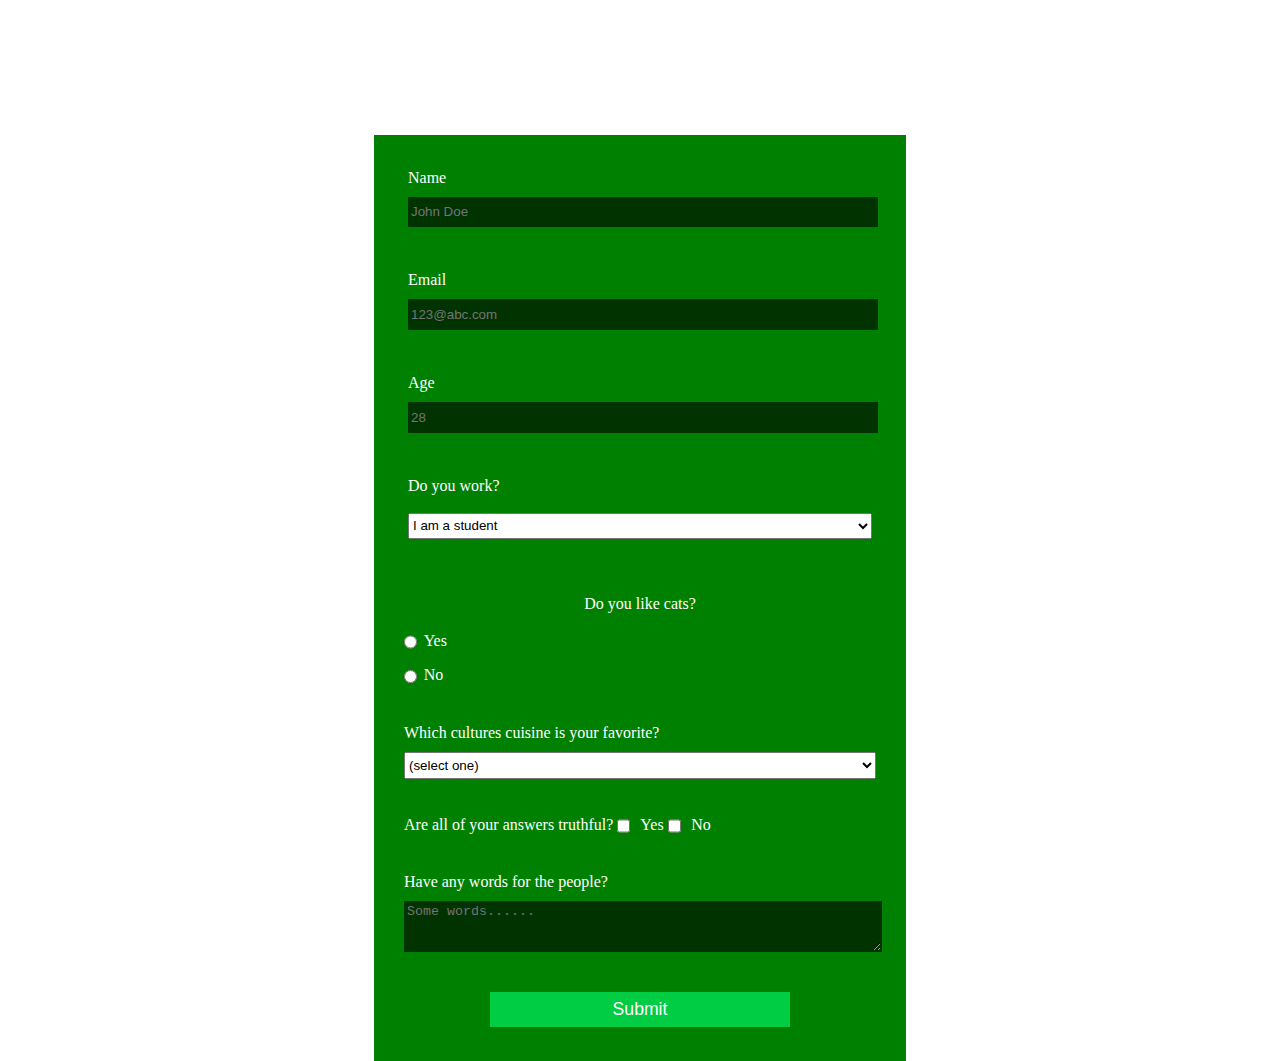
<file: index.html>
<!DOCTYPE html>
<html>
    <head>
        <title>FreeCodeCamp Survey Form</title>
        <link rel="stylesheet" type="text/css" href="styles.css">
    </head>
    <body>
        <h1 id="title">Personal Survey</h1>
        <p id="description">Tell me about yourself!</p>

        <!--Form code-->
            <form id="survey-form">
                <fieldset>
                    <div class="form-padding">
                        <label id="name-label">Name <input type="text" id="name" name="name" placeholder="John Doe" required></label>
                    </div>
                    <div class="form-padding">
                        <label id="email-label">Email <input type="email" id="email" name="email" placeholder="123@abc.com" required></label>
                    </div>
                    <div class="form-padding">
                        <label id="number-label">Age <input type="number" id="number" name="age" min="1" max="99" placeholder="28"></label>
                    </div>
                    <div class="form-padding">
                        <label>Do you work? </label>
                        <select id="dropdown" name="occupation">
                            <option value="fulltime">Yes - Full time</option>
                            <option value="parttime">Yes - Part time</option>
                            <option value="student" selected>I am a student</option>
                            <option value="unemployed">Unemployed</option>
                        </select>
                    </div>
                </fieldset>
                <fieldset>
                    <p>Do you like cats?</p>
                    <label><input type="radio" name="answer" class="inline" value="yes">Yes</label>
                    <label><input type="radio" name="answer" class="inline" value="no">No</label>
                    
                    <br>
                    
                    <label>Which cultures cuisine is your favorite?
                        <select name="culture">
                            <option value="0">(select one)</option>
                            <option value="1">Chinese</option>
                            <option value="2">American</option>
                            <option value="3">Italian</option>
                            <option value="4">Mexican</option>
                        </select>
                    </label>
                    
                    <br>
                    
                    <label>Are all of your answers truthful?
                        <input type="checkbox" name="answer" class="inline"> Yes
                        <input type="checkbox" name="answer" class="inline"> No
                    </label>
                    <br>

                    <label>Have any words for the people?
                        <textarea name="comments" rows="3" cols="30" placeholder="Some words......"></textarea>
                    </label>
                </fieldset>
                <input type="submit" id="submit" value="Submit">
            </form>
    </body>
</html>
</file>
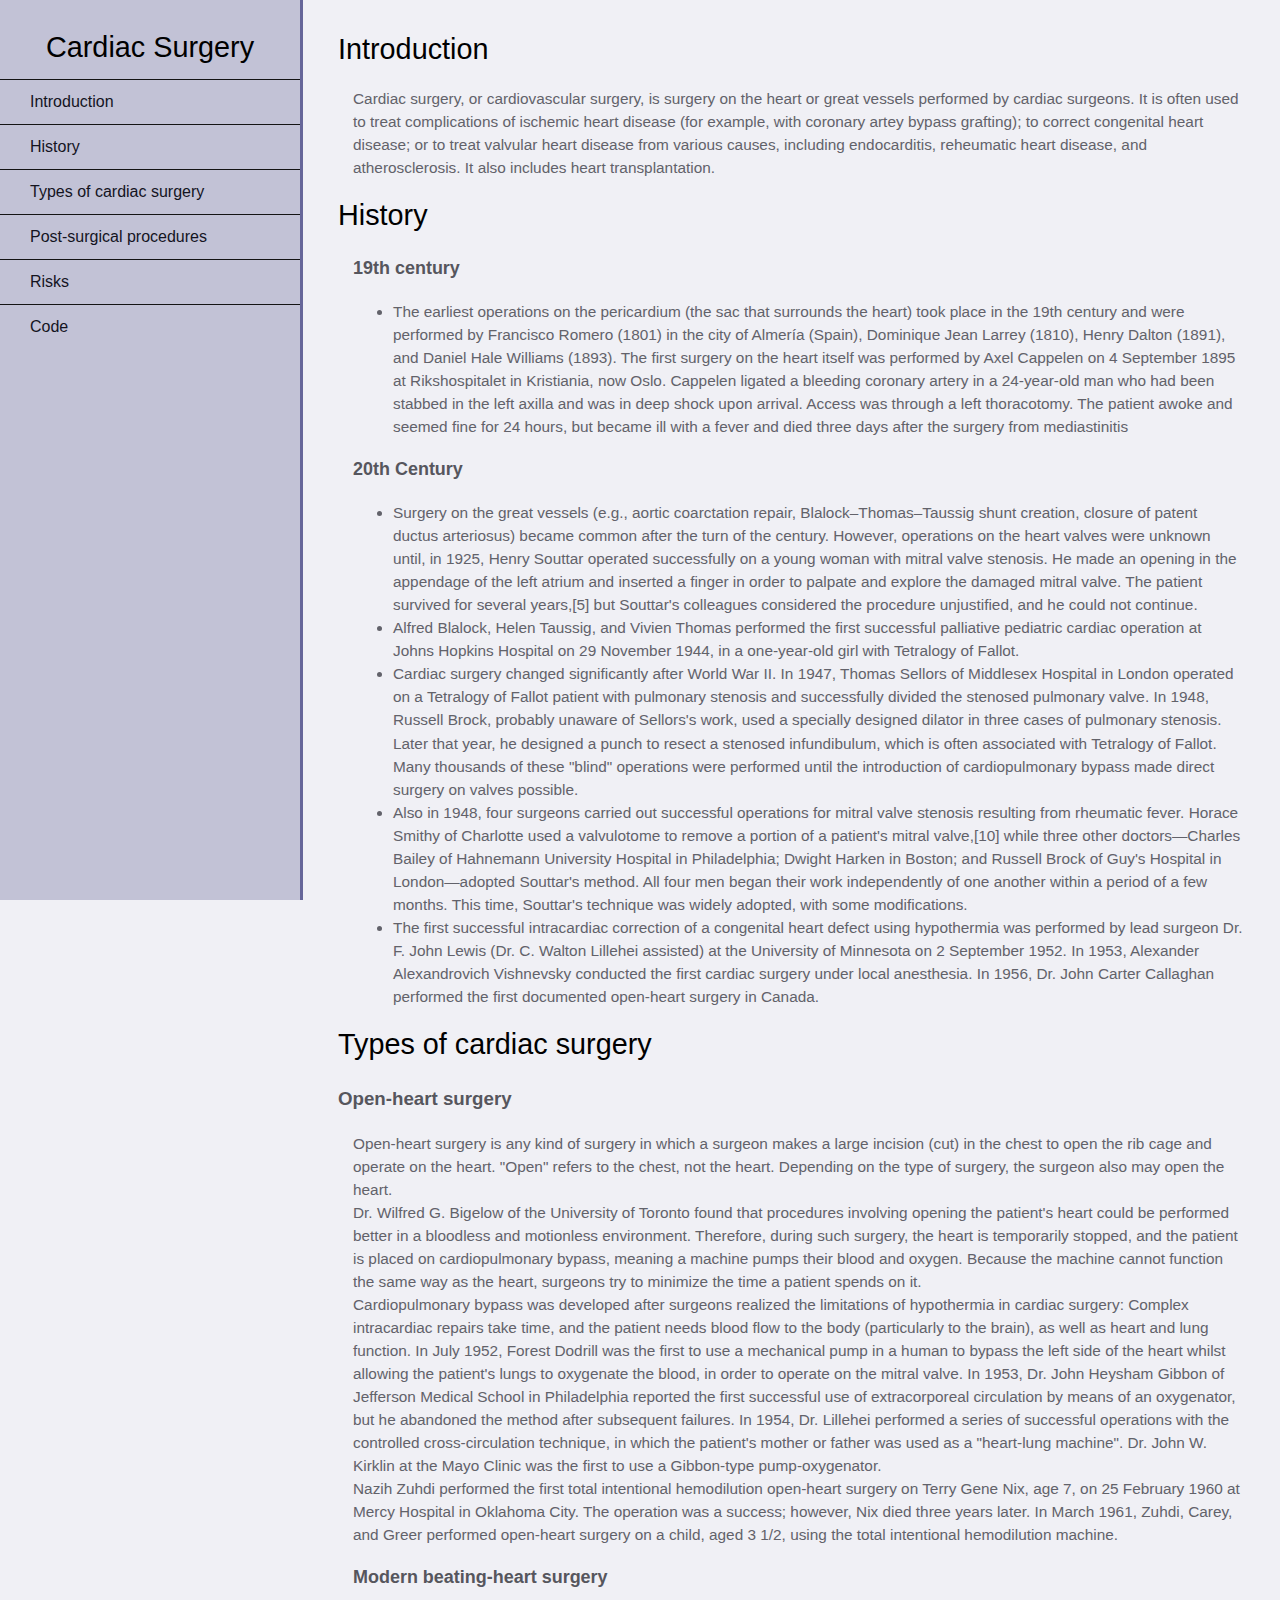
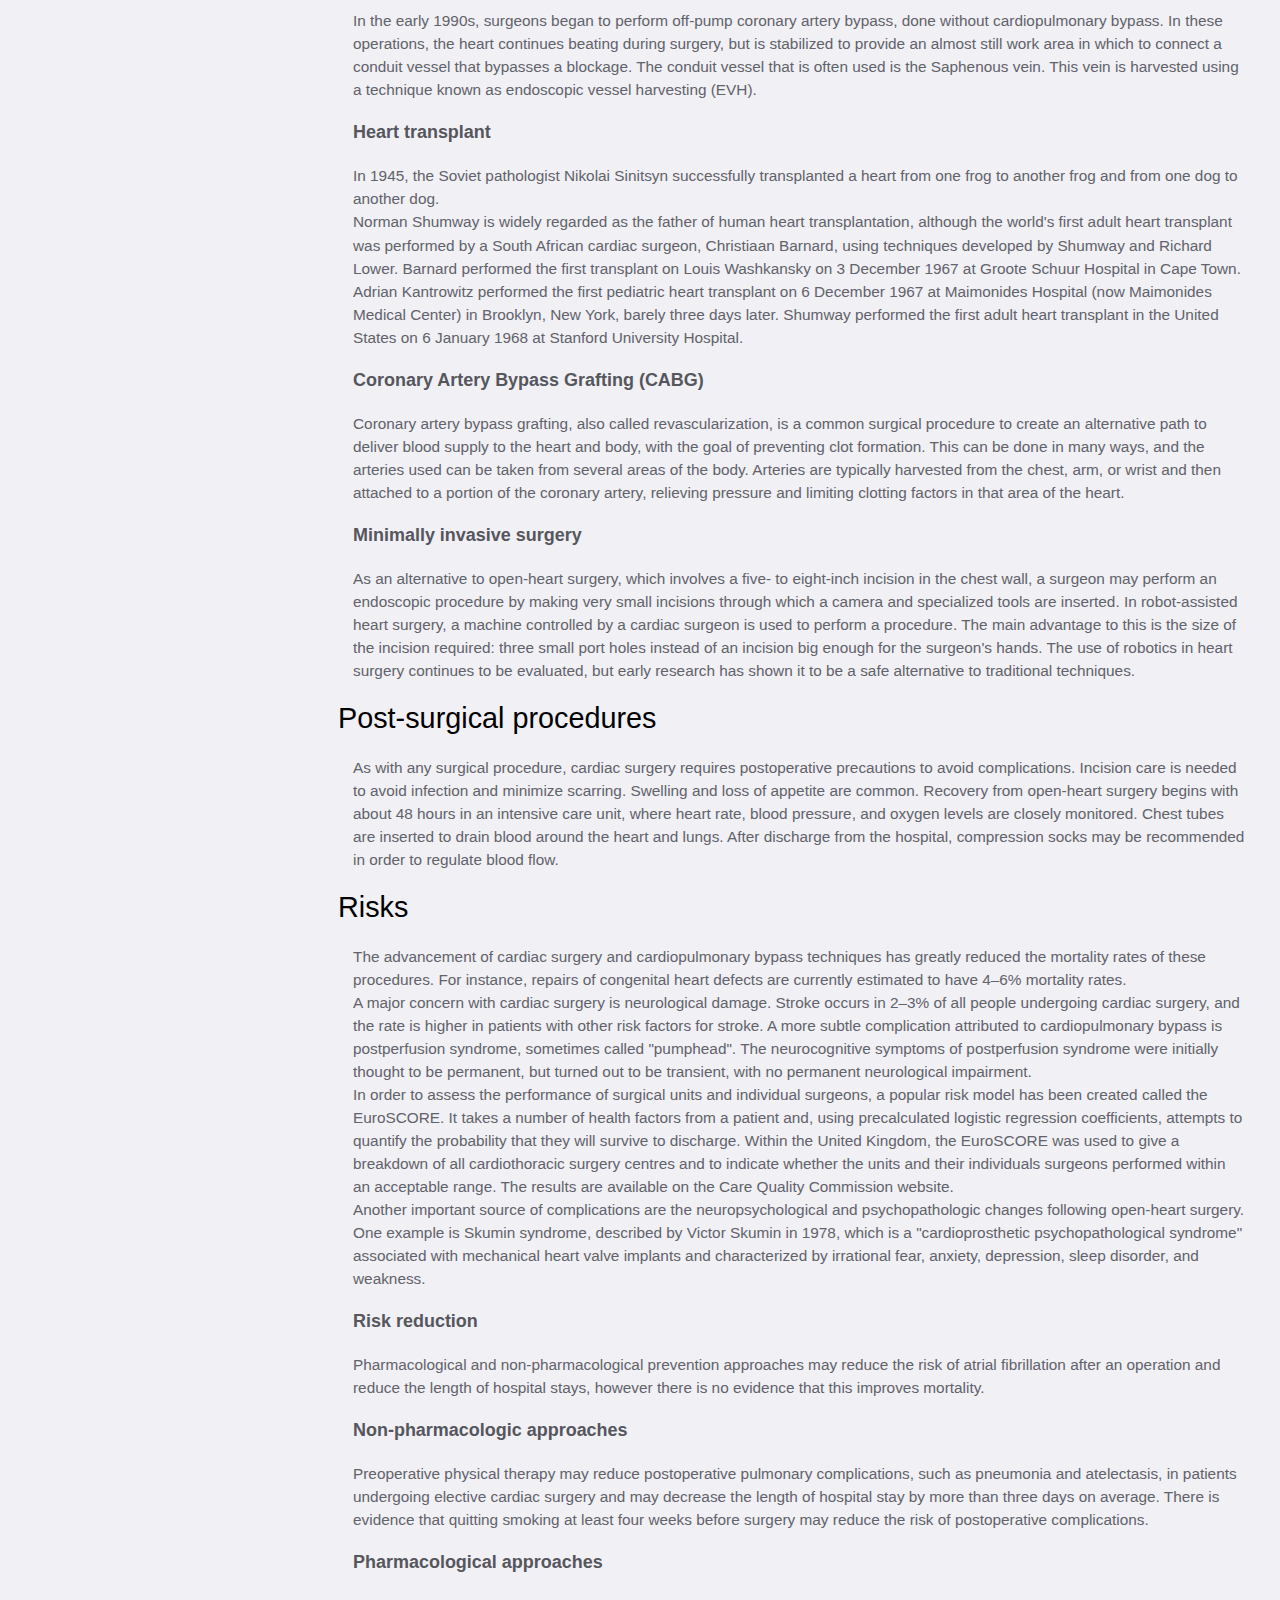
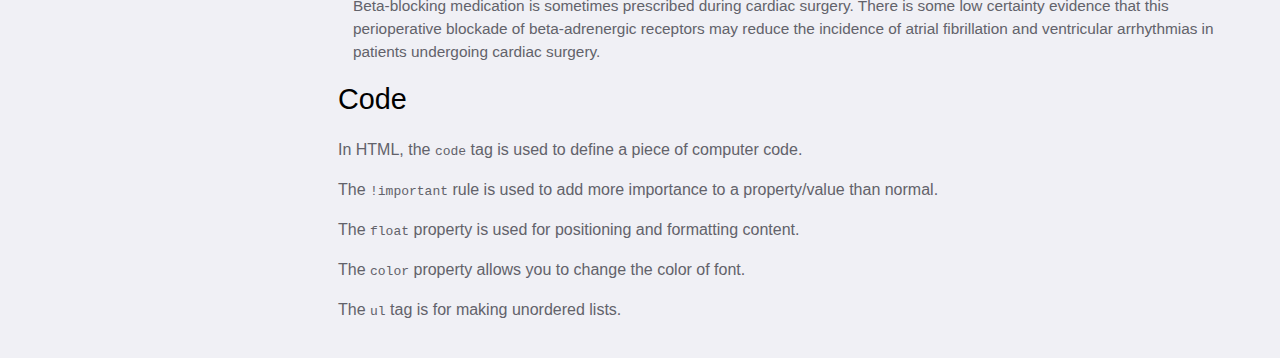
<file: freeCodeCamp documentation form/index.html>
<!DOCTYPE html>
<html>
    <head>
        <meta charset="utf-8">
        <title>Documentation Page</title>
        <meta name="viewport" content="width=device-width, initial-scale=1.0">
        <link rel="stylesheet" href="styles.css">
    </head>
    <body>
        <nav id="navbar">
            <ul>
                <header>Cardiac Surgery</header>
                <li><a class="nav-link" href="#Introduction">Introduction</a></li>
                <li><a class="nav-link" href="#History">History</a></li>
                <li><a class="nav-link" href="#Types_of_cardiac_surgery">Types of cardiac surgery</a></li>
                <li><a class="nav-link" href="#Post-surgical_procedures">Post-surgical procedures</a></li>
                <li><a class="nav-link" href="#Risks">Risks</a></li>
                <li><a class="nav-link" href="#Code">Code</a></li>
            </ul>
        </nav>

        <main id="main-doc">
            <section class="main-section" id="Introduction">
                <header>Introduction</header>
                <article>
                    <p>Cardiac surgery, or cardiovascular surgery, is surgery on the heart or great vessels performed by cardiac surgeons. It is often used to treat complications
                        of ischemic heart disease (for example, with coronary artey bypass grafting); to correct congenital heart disease; or to treat valvular heart disease from various 
                        causes, including endocarditis, reheumatic heart disease, and atherosclerosis. It also includes heart transplantation.
                    </p>
                </article>
            </section>

            <section class="main-section" id="History">
                <header>History</header>
                <!-- <article> tag specifies independent, self-contained content -->
                <article>
                    <h3>19th century</h3>
                    <ul>
                        <li>
                            The earliest operations on the pericardium (the sac that surrounds the heart) took place in the 19th century and were performed by Francisco Romero (1801) in the city of Almería (Spain), Dominique Jean Larrey (1810), 
                            Henry Dalton (1891), and Daniel Hale Williams (1893). The first surgery on the heart itself was performed by Axel Cappelen on 4 September 1895 at Rikshospitalet in Kristiania, now Oslo. 
                            Cappelen ligated a bleeding coronary artery in a 24-year-old man who had been stabbed in the left axilla and was in deep shock upon arrival. 
                            Access was through a left thoracotomy. The patient awoke and seemed fine for 24 hours, but became ill with a fever and died three days after the surgery from mediastinitis
                        </li>
                    </ul>

                    <h3>20th Century</h3>
                    <ul>
                        <li>Surgery on the great vessels (e.g., aortic coarctation repair, Blalock–Thomas–Taussig shunt creation, closure of patent ductus arteriosus) became common after the turn of the century. However, operations on the heart valves were unknown until, in 1925, Henry Souttar operated successfully on a young woman with mitral valve stenosis. He made an opening in the appendage of the left atrium and inserted a finger in order to palpate and explore the damaged mitral valve. 
                            The patient survived for several years,[5] but Souttar's colleagues considered the procedure unjustified, and he could not continue.
                        </li>
                        <li>
                            Alfred Blalock, Helen Taussig, and Vivien Thomas performed the first successful palliative pediatric cardiac operation at Johns Hopkins Hospital on 29 November 1944, in a one-year-old girl with Tetralogy of Fallot.
                        </li>
                        <li>
                            Cardiac surgery changed significantly after World War II. In 1947, Thomas Sellors of Middlesex Hospital in London operated on a Tetralogy of Fallot patient with pulmonary stenosis and successfully divided the stenosed pulmonary valve. In 1948, Russell Brock, probably unaware of Sellors's work, used a specially designed dilator in three cases of pulmonary stenosis. Later that year, he designed a punch to resect a stenosed infundibulum, which is often associated with Tetralogy of Fallot.
                            Many thousands of these "blind" operations were performed until the introduction of cardiopulmonary bypass made direct surgery on valves possible.
                        </li>
                        <li>
                            Also in 1948, four surgeons carried out successful operations for mitral valve stenosis resulting from rheumatic fever. Horace Smithy of Charlotte used a valvulotome to remove a portion of a patient's mitral valve,[10] while three other doctors—Charles Bailey of Hahnemann University Hospital in Philadelphia; Dwight Harken in Boston; and Russell Brock of Guy's Hospital in London—adopted Souttar's method. 
                            All four men began their work independently of one another within a period of a few months. This time, Souttar's technique was widely adopted, with some modifications.
                        </li>
                        <li>
                            The first successful intracardiac correction of a congenital heart defect using hypothermia was performed by lead surgeon Dr. F. John Lewis (Dr. C. Walton Lillehei assisted) at the University of Minnesota on 2 September 1952. 
                            In 1953, Alexander Alexandrovich Vishnevsky conducted the first cardiac surgery under local anesthesia. In 1956, Dr. John Carter Callaghan performed the first documented open-heart surgery in Canada.
                        </li>
                    </ul>
                </article>
            </section>

            <section class="main-section" id="Types_of_cardiac_surgery">
                <header>Types of cardiac surgery</header>
                <h3>Open-heart surgery</h3>
                <article>
                    <p>
                        Open-heart surgery is any kind of surgery in which a surgeon makes a large incision (cut) in the chest to open the rib cage and operate on the heart. "Open" refers to the chest, not the heart. Depending on the type of surgery, the surgeon also may open the heart.
                        <br>
                        Dr. Wilfred G. Bigelow of the University of Toronto found that procedures involving opening the patient's heart could be performed better in a bloodless and motionless environment. Therefore, during such surgery, the heart is temporarily stopped, and the patient is placed on cardiopulmonary bypass, meaning a machine pumps their blood and oxygen. 
                        Because the machine cannot function the same way as the heart, surgeons try to minimize the time a patient spends on it.
                        <br>
                        Cardiopulmonary bypass was developed after surgeons realized the limitations of hypothermia in cardiac surgery: Complex intracardiac repairs take time, and the patient needs blood flow to the body (particularly to the brain), as well as heart and lung function. 
                        In July 1952, Forest Dodrill was the first to use a mechanical pump in a human to bypass the left side of the heart whilst allowing the patient's lungs to oxygenate the blood, in order to operate on the mitral valve.
                        In 1953, Dr. John Heysham Gibbon of Jefferson Medical School in Philadelphia reported the first successful use of extracorporeal circulation by means of an oxygenator, but he abandoned the method after subsequent failures. 
                        In 1954, Dr. Lillehei performed a series of successful operations with the controlled cross-circulation technique, in which the patient's mother or father was used as a "heart-lung machine". Dr. John W. Kirklin at the Mayo Clinic was the first to use a Gibbon-type pump-oxygenator.
                        <br>
                        Nazih Zuhdi performed the first total intentional hemodilution open-heart surgery on Terry Gene Nix, age 7, on 25 February 1960 at Mercy Hospital in Oklahoma City. The operation was a success; however, Nix died three years later.
                        In March 1961, Zuhdi, Carey, and Greer performed open-heart surgery on a child, aged 3 1/2, using the total intentional hemodilution machine.
                    </p>

                    <h3>Modern beating-heart surgery</h3>
                    <p>
                        In the early 1990s, surgeons began to perform off-pump coronary artery bypass, done without cardiopulmonary bypass. 
                        In these operations, the heart continues beating during surgery, but is stabilized to provide an almost still work area in which to connect a conduit vessel that bypasses a blockage. 
                        The conduit vessel that is often used is the Saphenous vein. This vein is harvested using a technique known as endoscopic vessel harvesting (EVH).
                    </p>

                    <h3>Heart transplant</h3>
                    <p>
                        In 1945, the Soviet pathologist Nikolai Sinitsyn successfully transplanted a heart from one frog to another frog and from one dog to another dog.
                        <br>
                        Norman Shumway is widely regarded as the father of human heart transplantation, although the world's first adult heart transplant was performed by a South African cardiac surgeon, Christiaan Barnard, using techniques developed by Shumway and Richard Lower.
                        Barnard performed the first transplant on Louis Washkansky on 3 December 1967 at Groote Schuur Hospital in Cape Town. Adrian Kantrowitz performed the first pediatric heart transplant on 6 December 1967 at Maimonides Hospital (now Maimonides Medical Center) in Brooklyn, New York, barely three days later. 
                        Shumway performed the first adult heart transplant in the United States on 6 January 1968 at Stanford University Hospital.
                    </p>

                    <h3>Coronary Artery Bypass Grafting (CABG)</h3>
                    <p>
                        Coronary artery bypass grafting, also called revascularization, is a common surgical procedure to create an alternative path to deliver blood supply to the heart and body, with the goal of preventing clot formation. 
                        This can be done in many ways, and the arteries used can be taken from several areas of the body.
                        Arteries are typically harvested from the chest, arm, or wrist and then attached to a portion of the coronary artery, relieving pressure and limiting clotting factors in that area of the heart.
                    </p>

                    <h3>Minimally invasive surgery</h3>
                    <p>
                        As an alternative to open-heart surgery, which involves a five- to eight-inch incision in the chest wall, a surgeon may perform an endoscopic procedure by making very small incisions through which a camera and specialized tools are inserted.
                        In robot-assisted heart surgery, a machine controlled by a cardiac surgeon is used to perform a procedure. The main advantage to this is the size of the incision required: three small port holes instead of an incision big enough for the surgeon's hands.
                        The use of robotics in heart surgery continues to be evaluated, but early research has shown it to be a safe alternative to traditional techniques.
                    </p>
                </article>
            </section>

            <section class="main-section" id="Post-surgical_procedures">
                <header>Post-surgical procedures</header>
                <article>
                    <p>
                        As with any surgical procedure, cardiac surgery requires postoperative precautions to avoid complications. Incision care is needed to avoid infection and minimize scarring. Swelling and loss of appetite are common.
                        Recovery from open-heart surgery begins with about 48 hours in an intensive care unit, where heart rate, blood pressure, and oxygen levels are closely monitored. Chest tubes are inserted to drain blood around the heart and lungs. 
                        After discharge from the hospital, compression socks may be recommended in order to regulate blood flow.
                    </p>
                </article>
            </section>

            <section class="main-section" id="Risks">
                <header>Risks</header>
                <article>
                    <p>
                        The advancement of cardiac surgery and cardiopulmonary bypass techniques has greatly reduced the mortality rates of these procedures. For instance, repairs of congenital heart defects are currently estimated to have 4–6% mortality rates.
                        <br>
                        A major concern with cardiac surgery is neurological damage. Stroke occurs in 2–3% of all people undergoing cardiac surgery, and the rate is higher in patients with other risk factors for stroke.
                        A more subtle complication attributed to cardiopulmonary bypass is postperfusion syndrome, sometimes called "pumphead". 
                        The neurocognitive symptoms of postperfusion syndrome were initially thought to be permanent, but turned out to be transient, with no permanent neurological impairment.
                        <br>
                        In order to assess the performance of surgical units and individual surgeons, a popular risk model has been created called the EuroSCORE. 
                        It takes a number of health factors from a patient and, using precalculated logistic regression coefficients, attempts to quantify the probability that they will survive to discharge. 
                        Within the United Kingdom, the EuroSCORE was used to give a breakdown of all cardiothoracic surgery centres and to indicate whether the units and their individuals surgeons performed within an acceptable range. 
                        The results are available on the Care Quality Commission website.
                        <br>
                        Another important source of complications are the neuropsychological and psychopathologic changes following open-heart surgery. 
                        One example is Skumin syndrome, described by Victor Skumin in 1978, which is a "cardioprosthetic psychopathological syndrome" associated with mechanical heart valve implants and characterized by irrational fear, anxiety, depression, sleep disorder, and weakness.
                    </p>
                    <h3>Risk reduction</h3>
                    <p>
                        Pharmacological and non-pharmacological prevention approaches may reduce the risk of atrial fibrillation after an operation and reduce the length of hospital stays, however there is no evidence that this improves mortality.
                    </p>

                    <h3>Non-pharmacologic approaches</h3>
                    <p>
                        Preoperative physical therapy may reduce postoperative pulmonary complications, such as pneumonia and atelectasis, in patients undergoing elective cardiac surgery and may decrease the length of hospital stay by more than three days on average.
                        There is evidence that quitting smoking at least four weeks before surgery may reduce the risk of postoperative complications.
                    </p>

                    <h3>Pharmacological approaches</h3>
                    <p>
                        Beta-blocking medication is sometimes prescribed during cardiac surgery. 
                        There is some low certainty evidence that this perioperative blockade of beta-adrenergic receptors may reduce the incidence of atrial fibrillation and ventricular arrhythmias in patients undergoing cardiac surgery.
                    </p>
                </article>
            </section>
            
            <section class="main-section" id="Code">
                <header>Code</header>
                <p>In HTML, the <code>code</code> tag is used to define a piece of computer code.</p>
                <p>The <code>!important</code> rule is used to add more importance to a property/value than normal.</p>
                <p>The <code>float</code> property is used for positioning and formatting content.</p>
                <p>The <code>color</code> property allows you to change the color of font.</p>
                <p>The <code>ul</code> tag is for making unordered lists.</p>
            </section>
        </main>    
    </body>
</html>
</file>
<file: styles.css>
body {
    width: 100%;
    height: 100vh;
    margin: 0;
    background-image: url(https://cdn.theatlantic.com/thumbor/vDZCdxF7pRXmZIc5vpB4pFrWHKs=/559x0:2259x1700/1080x1080/media/img/mt/2017/06/shutterstock_319985324/original.jpg);
    
    background-repeat: no-repeat;
    background-size: cover;
    color: white;
    font-family: Tahoma;
    font-size: 16px;
}

h1, p {
    margin: 1em auto;
    text-align: center;
}

form {
    width: 60vw;
    max-width: 500px;
    min-width: 300px;
    margin: 0 auto;
    padding: 1rem;
    background-color: green;
}

.form-padding {
    margin: 0 auto 1.25rem auto;
    padding: 0.25rem;
}

fieldset {
    border: none;
}

label {
    display: block;
    margin: 0.5rem 0;
}

input, textarea, select {
    margin: 10px 0 0 0;
    width: 100%;
    min-height: 2em;
}

input, textarea {
    background-color: #003300;
    border: 1px solid #003300;
    width: 100%;
    color: white;
}

.inline {
    width: unset;
    margin: 0 0.5em 0 0;
    vertical-align: middle;
}

input[type="submit"] {
    display: block;
    width: 60%;
    margin: 1em auto;
    height: 2em;
    font-size: 1.1rem;
    background-color: #00cc44;
    border-color: #00cc44;
    min-width: 300px;
}
</file>
<file: freeCodeCamp documentation form/styles.css>
body {
    min-width: 290px;
    color: #62626a;
    background-color: #f0f0f5;
    font-family: 'Open Sans', Arial, sans-serif;
    line-height: 1.5;
}

header {
    color: black;
    margin: 10px;
    text-align: center;
    font-size: 1.8em;
    font-weight: thin;
}
/* Navbar */
#navbar {
    background-color: #c2c2d6;
    position: fixed;
    min-width: 290px;
    top: 0px;
    left: 0px;
    width: 300px;
    height: 100%;
    border-right: solid;
    border-color: #666699;
}

#navbar ul {
    height: 88%;
    padding: 0;
    overflow-y: auto;
    overflow-x: hidden;
}

#navbar li {
    color: #141414;
    border-top: 1px solid;
    list-style: none;
    position: relative;
    width: 100%;
}

#navbar a {
    display: block;
    color: #14141f;
    padding: 8px 16px;
    text-decoration: none;
    padding: 10px 30px;
}

li a.active {
    background-color: #666699;
    color: white;
}

li a:hover:not(.active) {
    background-color: #8585ad;
    color: white;
}

/* Info container */
#main-doc {
    position: absolute;
    margin-left: 310px;
    padding: 20px;
    margin-bottom: 110px;
}

section article {
    color: #62626a;
    margin: 15px;
    font-size: 0.96em;
}

#main-doc header{
    text-align: left;
    margin: 0;
}

#main-section {
    padding-left: 0;
}

h3 {
    color: #56565d ;
}

@media only screen and (max-width: 815px) {
    /* For mobile phones */
    #navbar ul {
        border: 1px solid;
    }

    #navbar {
        background-color: #c2c2d6;
        position: absolute;
        top: 0;
        padding: 0;
        margin: 0;
        width: 100%;
        max-height: 275px;
        border: none;
        z-index: 1;
        border-bottom: 2px solid;
    }

    #main-doc {
        position: absolute;
        margin-left: 0px;
        margin-top: 270px;
    }
}

@media only screen and (max-width: 400px) {
    #main-doc {
        margin-left: -10px;
    }
}
</file>
